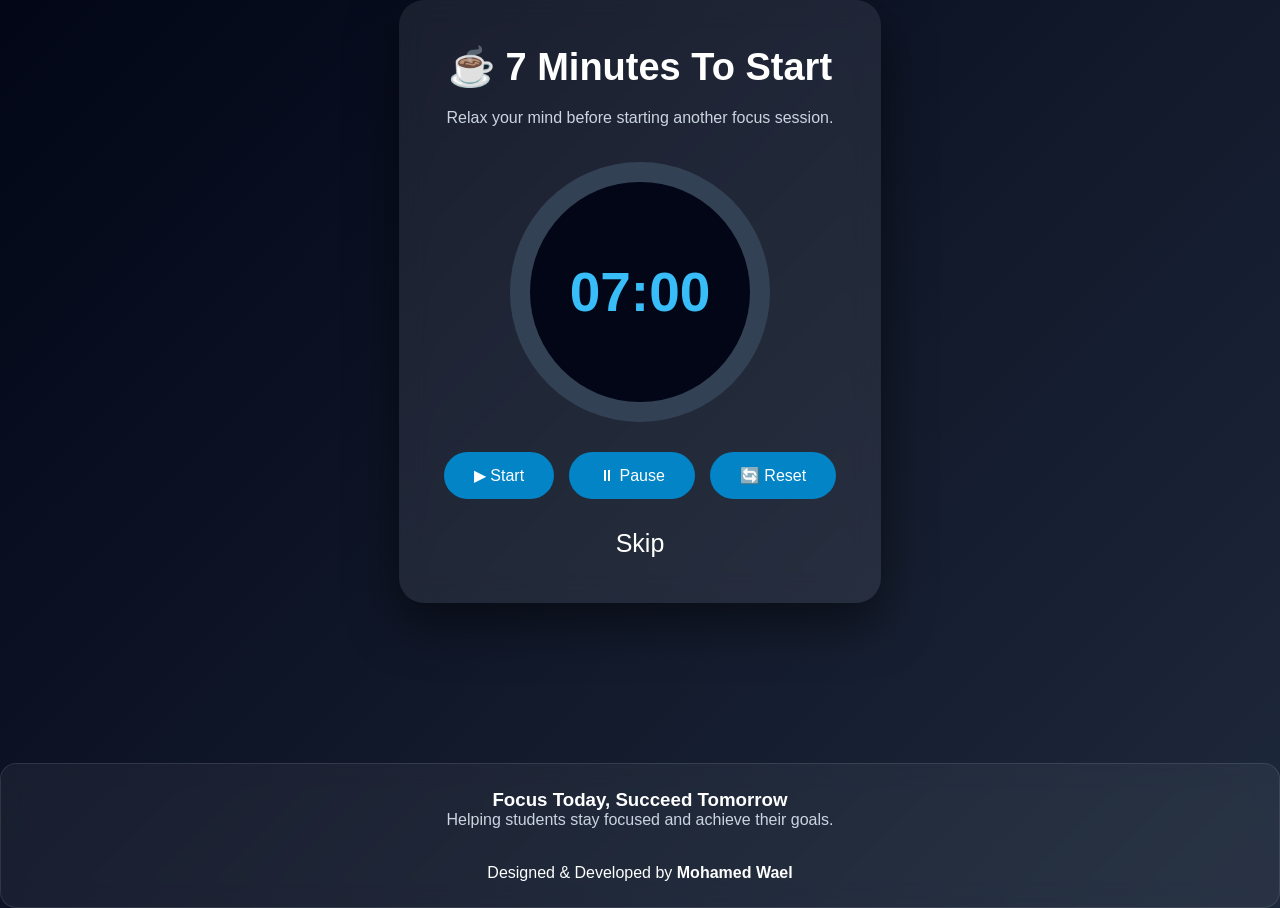
<file: index.html>
<!doctype html>
<html lang="en">
  <head>
    <meta charset="UTF-8" />
    <meta name="viewport" content="width=device-width, initial-scale=1.0" />
    <title>7 Min Before Start</title>
    <style>
      * {
        margin: 0;
        padding: 0;
        box-sizing: border-box;
        font-family: Poppins, sans-serif;
      }

      body {
        min-height: 100vh;
        display: flex;
        flex-direction: column;
        justify-content: center;
        align-items: center;

        background: linear-gradient(135deg, #020617, #1e293b);

        color: white;
      }

      .container {
        text-align: center;
        background: rgba(255, 255, 255, 0.08);
        padding: 45px;
        border-radius: 25px;
        backdrop-filter: blur(15px);
        box-shadow: 0 20px 50px rgba(0, 0, 0, 0.5);
      }

      h1 {
        font-size: 38px;
        margin-bottom: 20px;
      }

      p {
        color: #cbd5e1;
        margin-bottom: 35px;
      }

      .circle {
        width: 260px;
        height: 260px;

        border-radius: 50%;

        background: conic-gradient(
          #38bdf8 0deg,
          #38bdf8 360deg,
          #334155 360deg
        );

        display: flex;
        justify-content: center;
        align-items: center;

        margin: 30px auto;
      }

      .circle-inner {
        width: 220px;
        height: 220px;

        border-radius: 50%;

        background: #020617;

        display: flex;
        justify-content: center;
        align-items: center;

        font-size: 55px;
        font-weight: bold;
        color: #38bdf8;
      }

      .buttons {
        display: flex;
        justify-content: center;
        gap: 15px;
        flex-wrap: wrap;
      }

      button {
        padding: 14px 30px;

        border: none;
        border-radius: 50px;

        background: #0284c7;
        color: white;

        font-size: 16px;

        cursor: pointer;

        transition: 0.3s;
      }

      button:hover {
        background: #0ea5e9;
        transform: translateY(-4px);
      }

      @media (max-width: 600px) {
        .container {
          width: 90%;
          padding: 30px;
        }

        .circle {
          width: 220px;
          height: 220px;
        }

        .circle-inner {
          width: 180px;
          height: 180px;

          font-size: 45px;
        }

        .buttons {
          flex-direction: column;
        }

        button {
          width: 100%;
        }
      }
      #skip{
        color:white;
        font-size:25px;
        text-decoration: none;
      }
      .a{
        margin-top: 30px;
      }
      footer {
        background: rgba(255,255,255,.05);
        backdrop-filter: blur(12px);
        border: 1px solid rgba(255,255,255,.1);
        border-radius: 16px;  color: white;
        width:100%;
        text-align: center;
        padding: 25px;
        margin-top:160px;
    }
    </style>
  </head>

  <body>
    <div class="container">
      <h1>☕ 7 Minutes To Start</h1>

      <p>Relax your mind before starting another focus session.</p>

      <div class="circle" id="circle">
        <div class="circle-inner" id="timer">07:00</div>
      </div>

      <div class="buttons">
        <button onclick="startTimer()">▶ Start</button>

        <button onclick="pauseTimer()">⏸ Pause</button>

        <button onclick="resetTimer()">🔄 Reset</button>
      </div>

      <div class="a"><a href="focus.html" id="skip">Skip</a></div>

    </div>

        <footer>
      <h3>Focus Today, Succeed Tomorrow</h3>
      <p>Helping students stay focused and achieve their goals.</p>
          </div>
        <div class="text-center">
        Designed & Developed by <strong>Mohamed Wael</strong>
    </div>
    </footer>

    <script>
      let time = 7 * 60;
      let timer = null;

      function updateTimer() {
        let minutes = Math.floor(time / 60);
        let seconds = time % 60;

        document.getElementById("timer").textContent =
          `${String(minutes).padStart(2, "0")}:${String(seconds).padStart(2, "0")}`;

        let progress = ((7 * 60 - time) / (7 * 60)) * 360;

        document.getElementById("circle").style.background = `conic-gradient(
        #38bdf8 ${progress}deg,
        #334155 ${progress}deg
    )`;
      }

      function startTimer() {
        if (timer) return;

        timer = setInterval(() => {
          if (time > 0) {
            time--;
            updateTimer();
          } else {
            clearInterval(timer);
            timer = null;

            alert("🎉 Break finished! Back to focus.");

            window.location.href = "focus.html";
          }
        }, 1000);
      }

      function pauseTimer() {
        clearInterval(timer);
        timer = null;
      }

      function resetTimer() {
        clearInterval(timer);
        timer = null;

        time = 7 * 60;

        updateTimer();
      }

      updateTimer();
    </script>
  </body>
</html>
</file>
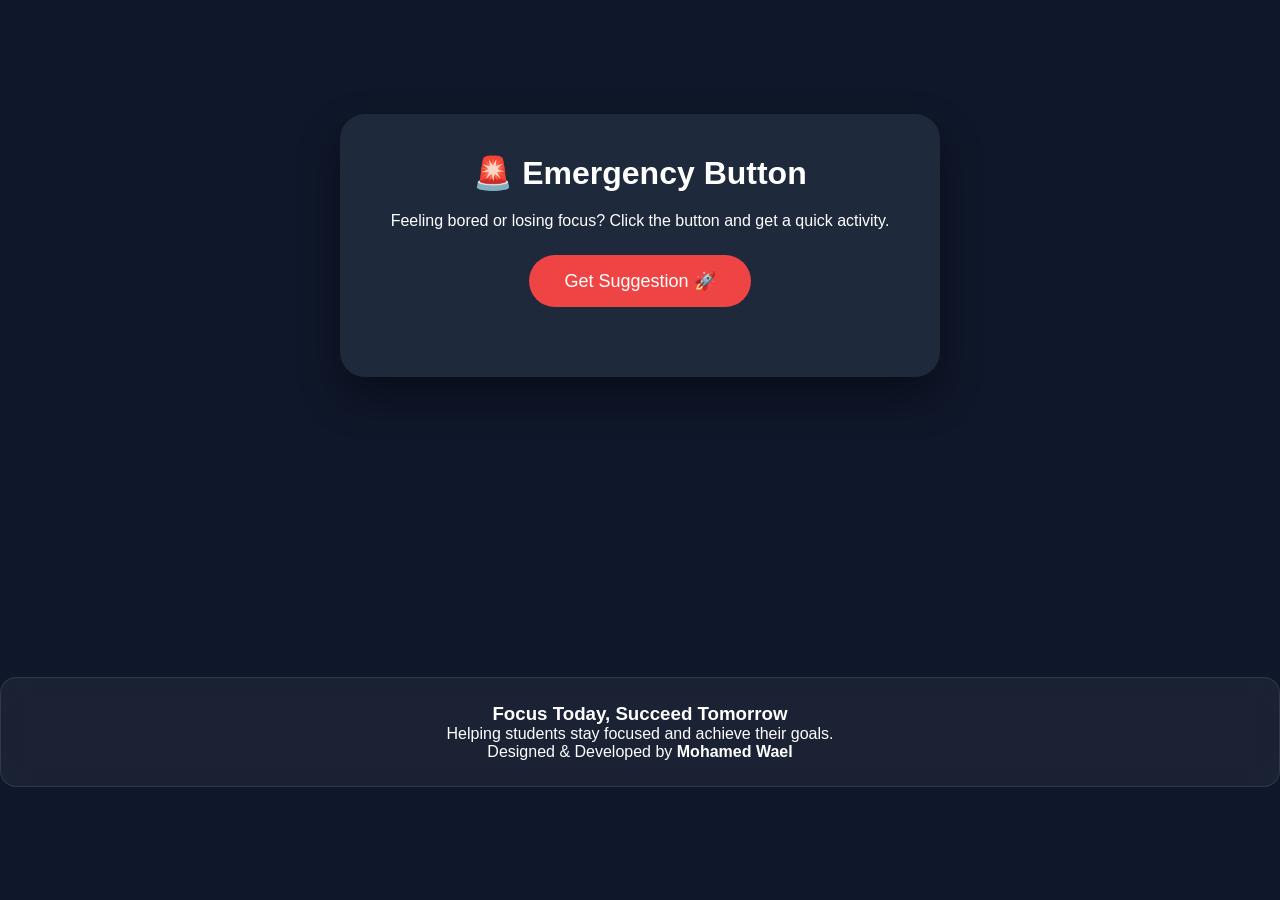
<file: emergency.html>
<!DOCTYPE html>
<html lang="en">

<head>
<meta charset="UTF-8">
<meta name="viewport" content="width=device-width, initial-scale=1.0">

<title>FocusMind Emergency Button</title>

<style>

*{
    margin:0;
    padding:0;
    box-sizing:border-box;
    font-family:Arial, sans-serif;
}


body{

    min-height:100vh;
    display:flex;
    flex-direction: column;
    justify-content:center;
    align-items:center;

    background:#0f172a;

    color:white;

}



.container{

    width:90%;
    max-width:600px;

    text-align:center;

    background:#1e293b;

    padding:40px;

    border-radius:25px;

    box-shadow:0 20px 40px rgba(0,0,0,.4);

}



h1{

    margin-bottom:20px;

}



button{

    margin-top:25px;

    padding:15px 35px;

    border:none;

    border-radius:50px;

    background:#ef4444;

    color:white;

    font-size:18px;

    cursor:pointer;

    transition:.3s;

}



button:hover{

    background:#dc2626;

    transform:translateY(-3px);

}




#emergencySuggestion{

    margin-top:30px;

}



.suggestion{

    background:#334155;

    padding:25px;

    border-radius:20px;

    animation:show .4s ease;

}



.suggestion span{

    font-size:50px;

}



.suggestion h3{

    margin:15px 0;

    color:#38bdf8;

}



.suggestion p{

    color:#cbd5e1;

    line-height:1.6;

}



@keyframes show{

    from{

        opacity:0;

        transform:translateY(20px);

    }

    to{

        opacity:1;

        transform:translateY(0);

    }

}
      footer {
        background: rgba(255,255,255,.05);
        backdrop-filter: blur(12px);
        border: 1px solid rgba(255,255,255,.1);
        border-radius: 16px;  color: white;
        width:100%;
        text-align: center;
        padding: 25px;
        margin-top:300px;
    }


</style>

</head>


<body>


<div class="container">


<h1>🚨 Emergency Button</h1>

<p>
Feeling bored or losing focus?
Click the button and get a quick activity.
</p>


<button onclick="showEmergencySuggestion()">

    Get Suggestion 🚀

</button>



<div id="emergencySuggestion"></div>


</div>

        <footer>
      <h3>Focus Today, Succeed Tomorrow</h3>
      <p>Helping students stay focused and achieve their goals.</p>
          </div>
        <div class="text-center">
        Designed & Developed by <strong>Mohamed Wael</strong>
    </div>
    </footer>


<script>


const emergencySuggestions = [


{

icon:"🚶",

title:"Take a Short Walk",

text:"Walk for two minutes to refresh your body and improve your focus."

},



{

icon:"💧",

title:"Drink Water",

text:"Drink some water to stay active and improve your concentration."

},



{

icon:"🧘",

title:"Stretch Your Body",

text:"Do simple stretching exercises to relax your muscles."

},



{

icon:"🌬️",

title:"Deep Breathing",

text:"Take slow deep breaths for one minute and calm your mind."

},



{

icon:"🎧",

title:"Listen to Calm Music",

text:"Listen to relaxing music for a few minutes before returning to study."

},



{

icon:"📝",

title:"Plan Your Tasks",

text:"Write your next study goals and organize your upcoming tasks."

},



{

icon:"🌳",

title:"Get Fresh Air",

text:"Open a window or go outside for fresh air and new energy."

},



{

icon:"😊",

title:"Positive Thinking",

text:"Relax, motivate yourself, and return to studying with confidence."

}


];





function showEmergencySuggestion(){


let randomIndex = Math.floor(

Math.random() * emergencySuggestions.length

);



let suggestion = emergencySuggestions[randomIndex];



document.getElementById("emergencySuggestion").innerHTML = `


<div class="suggestion">


<span>${suggestion.icon}</span>


<h3>${suggestion.title}</h3>


<p>${suggestion.text}</p>


</div>


`;



}


</script>


</body>

</html>
</file>
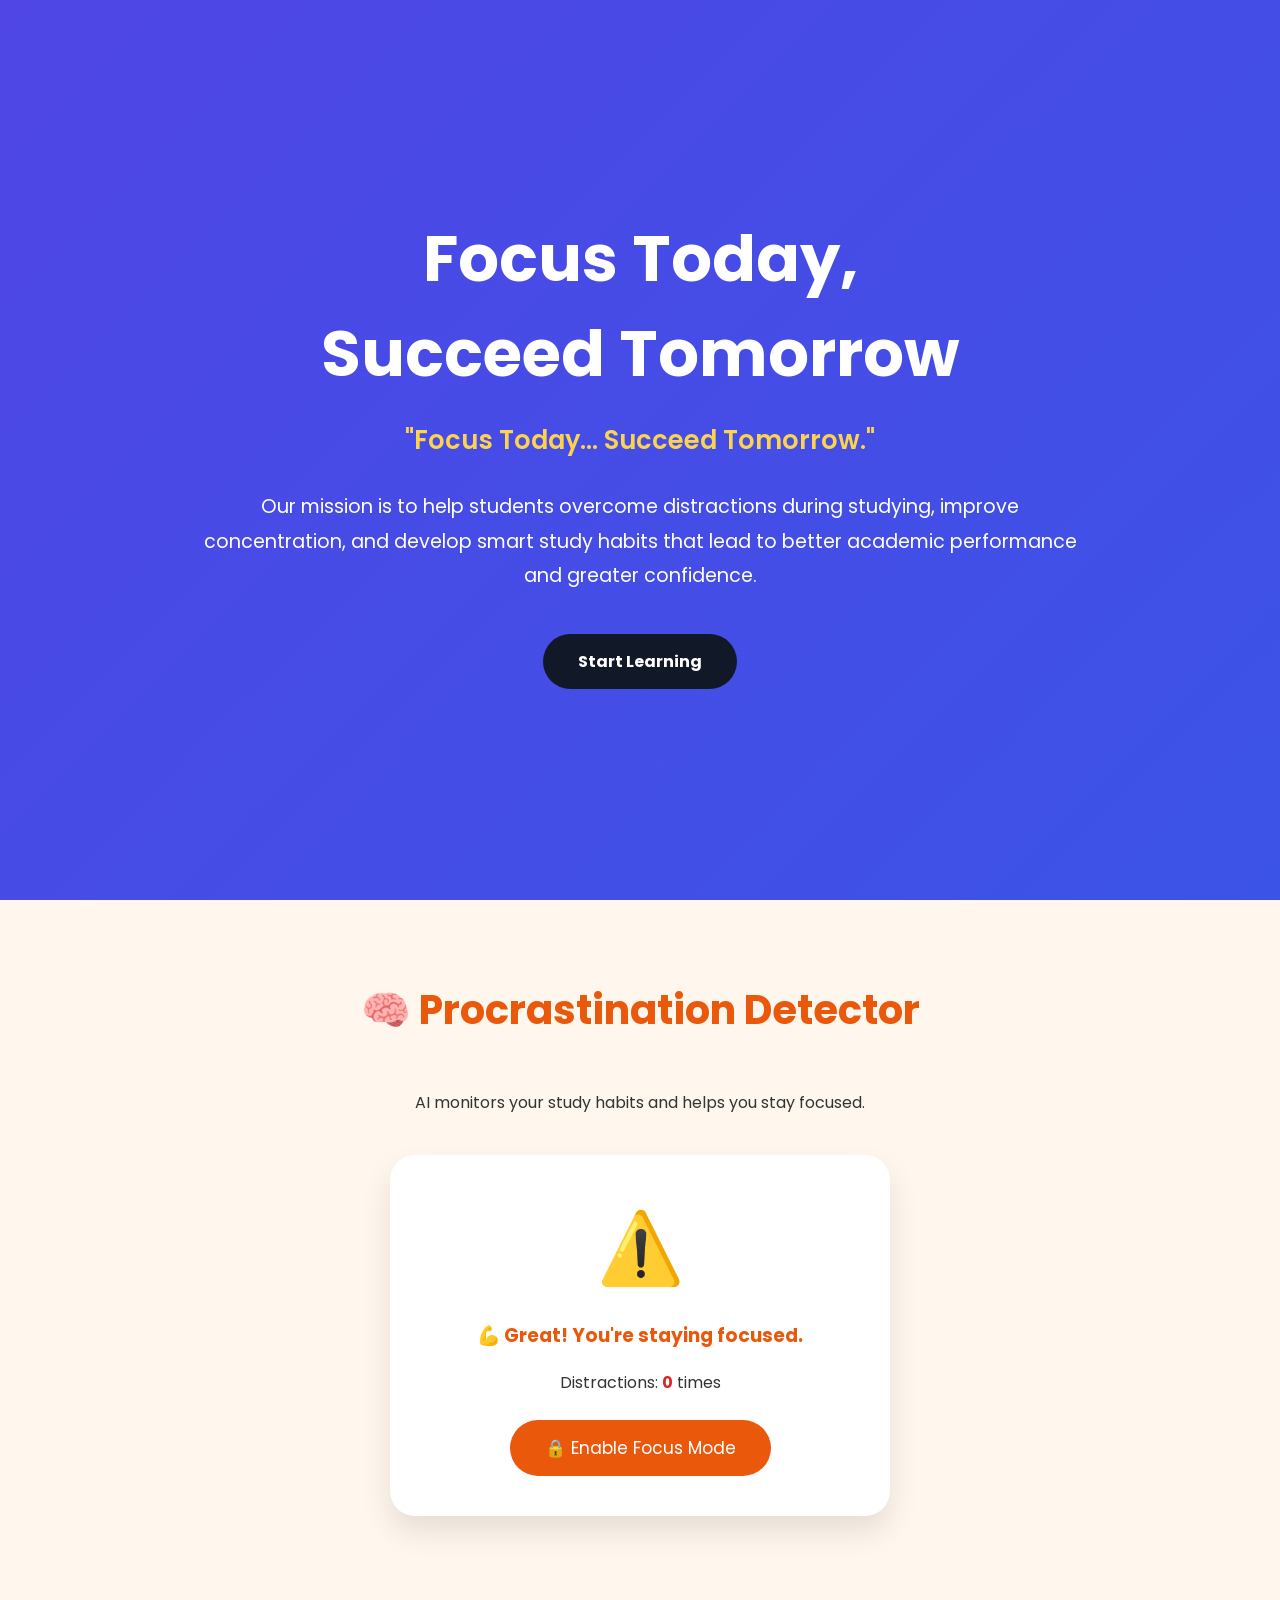
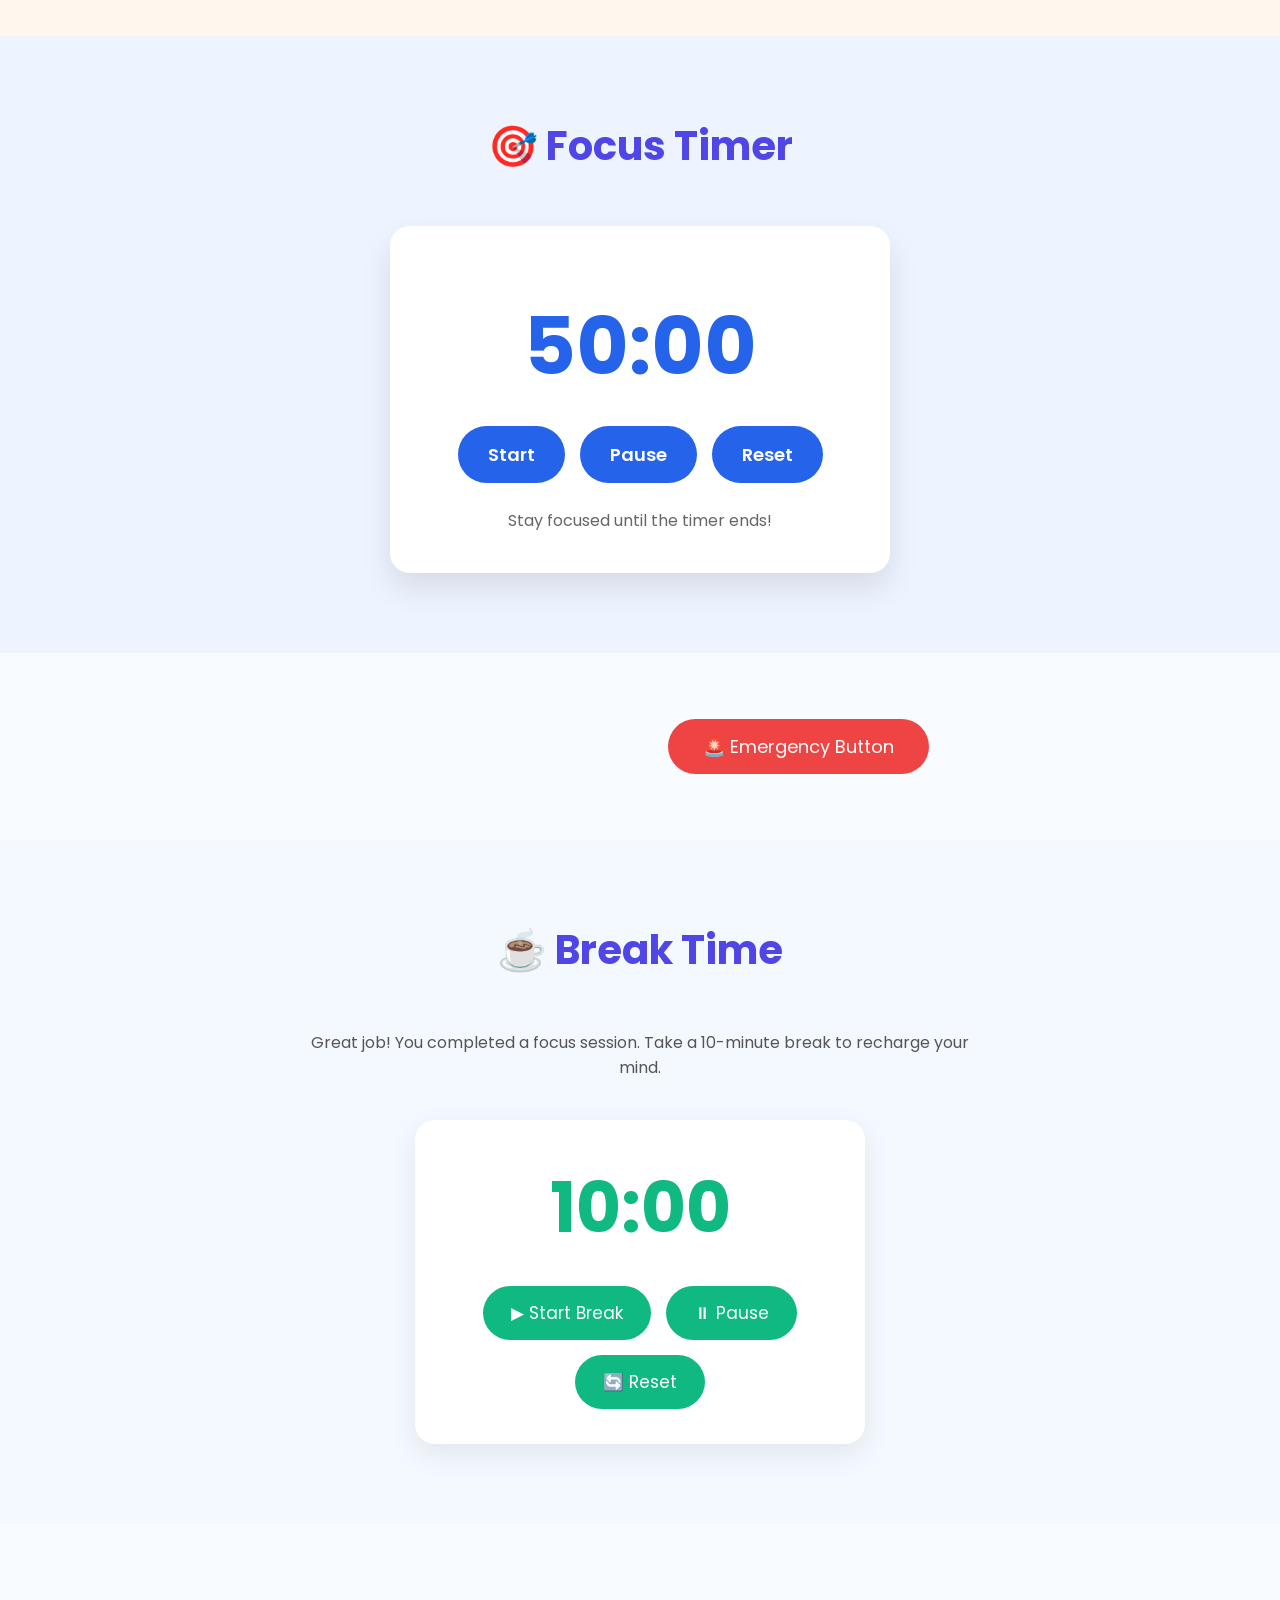
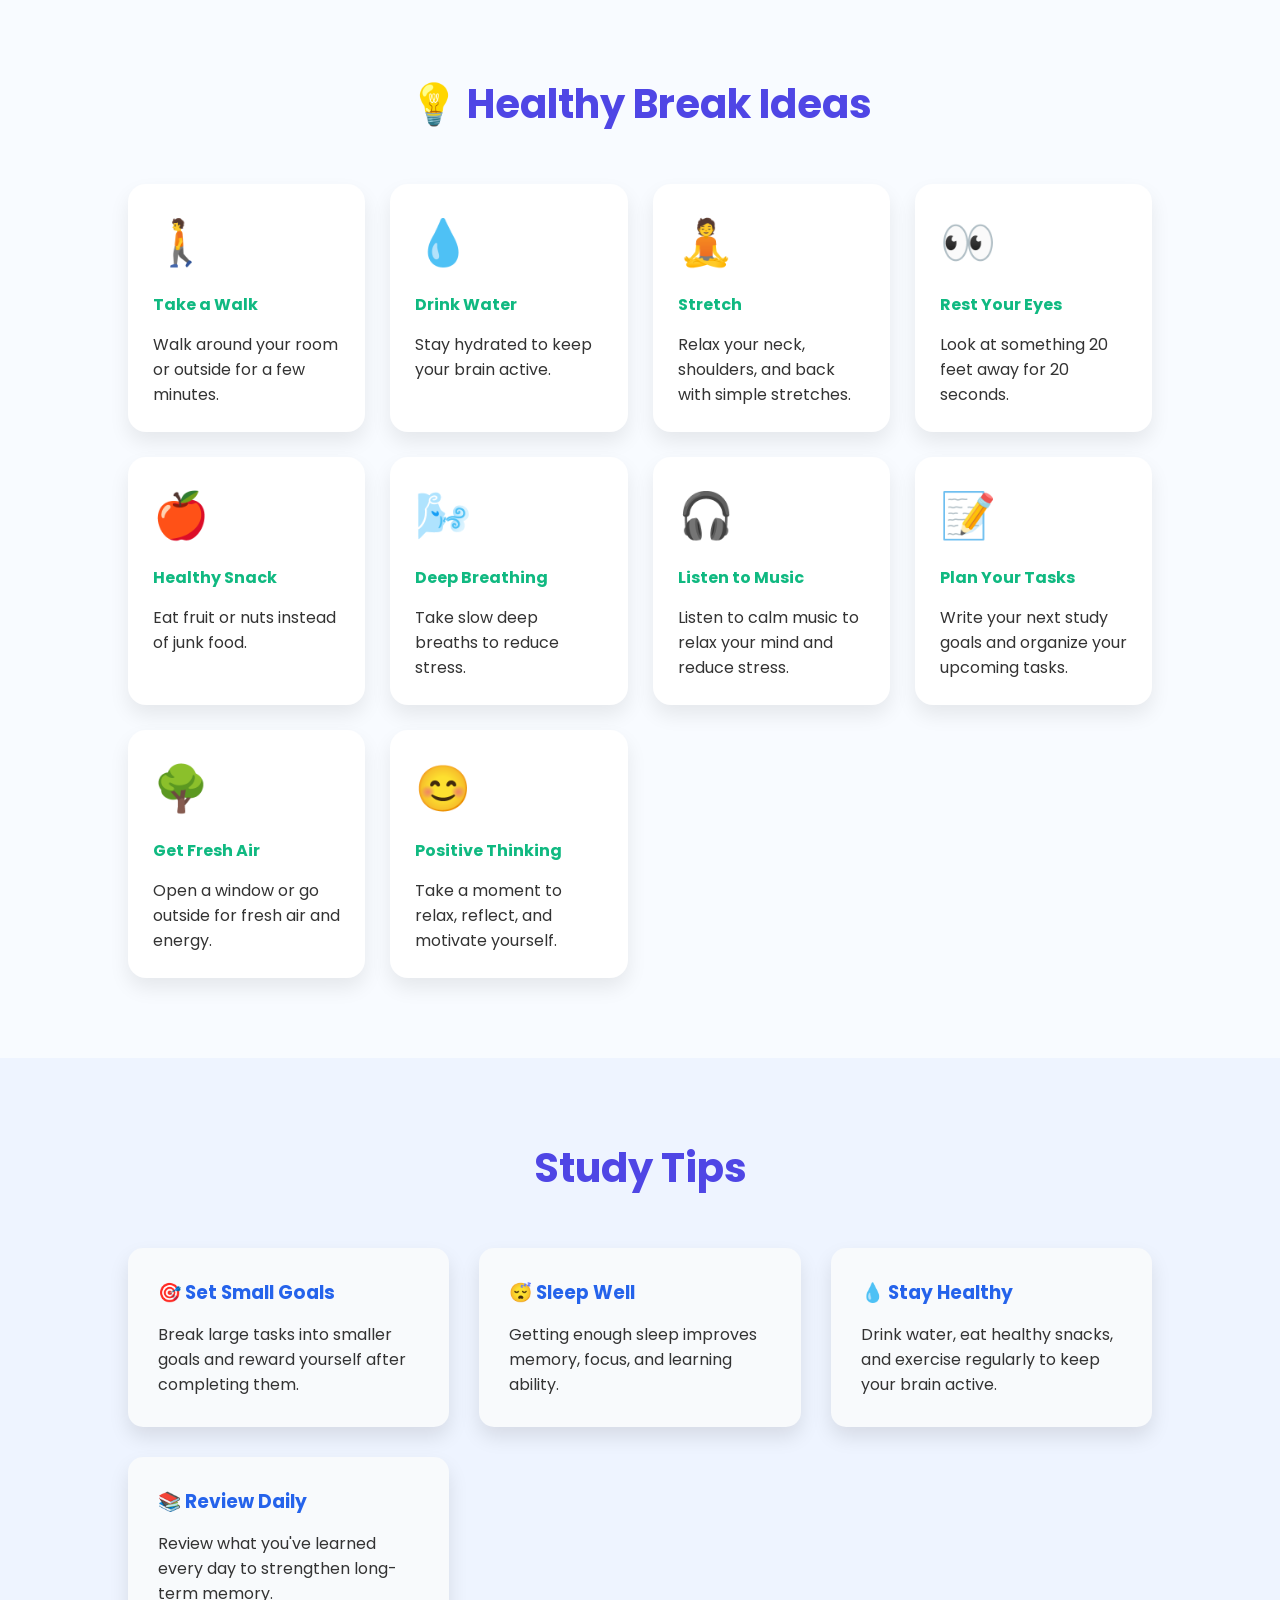
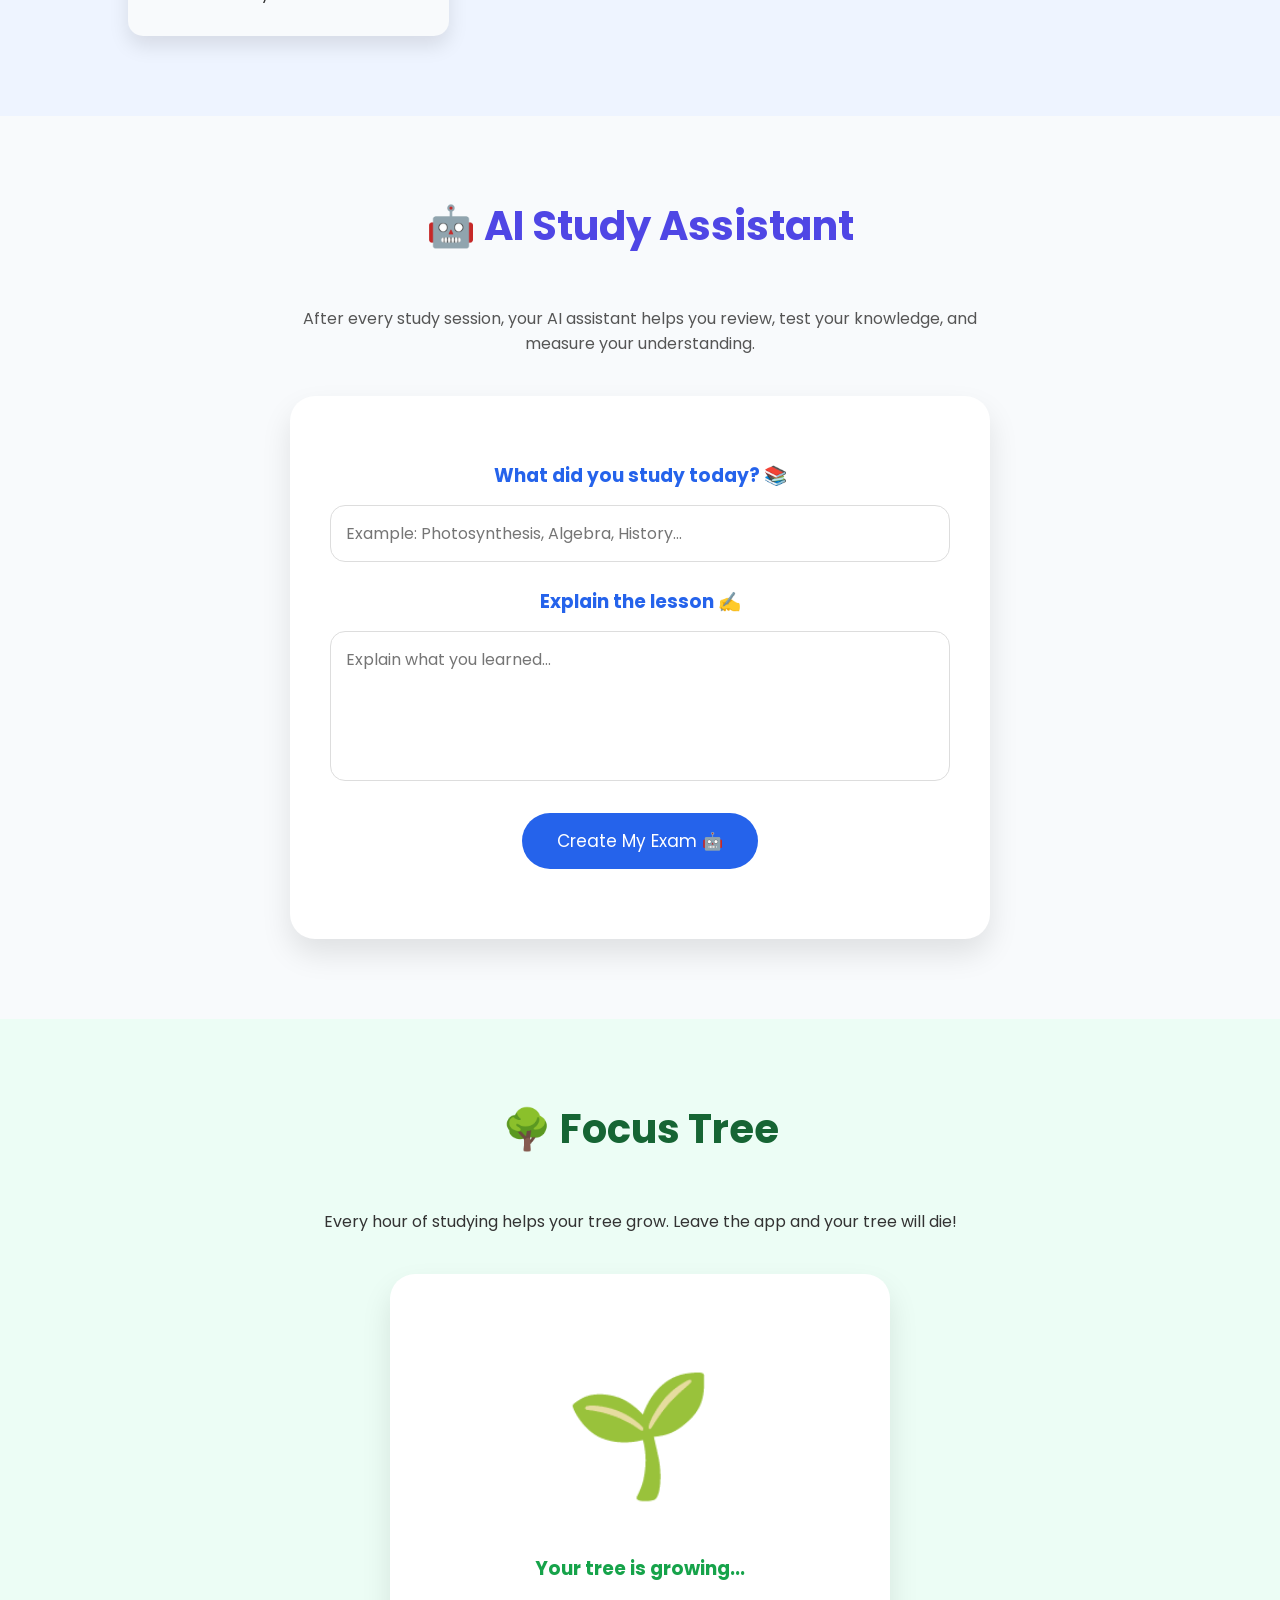
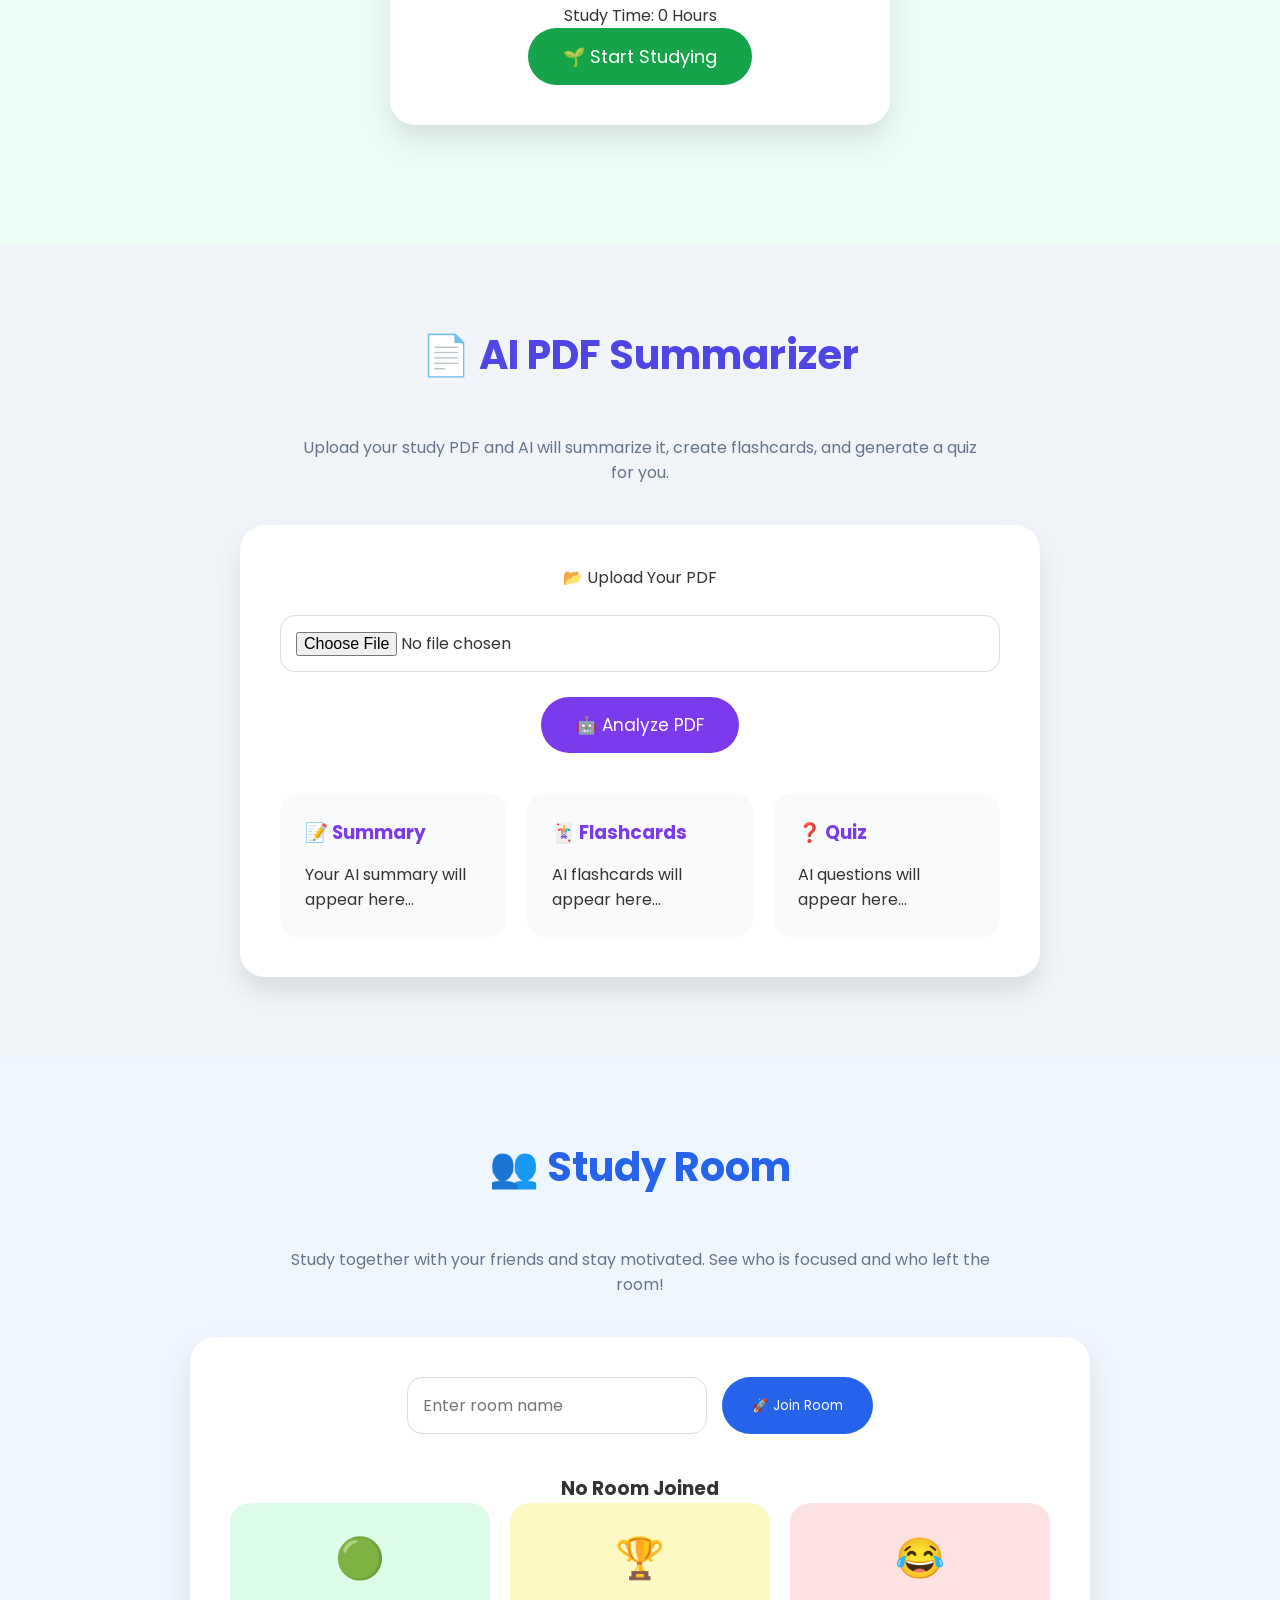
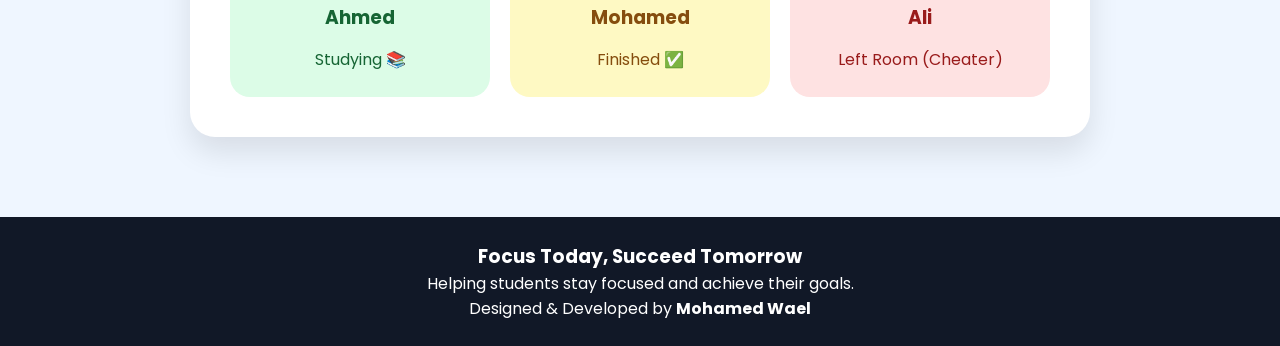
<file: focus.html>
<!doctype html>
<html lang="en">
  <head>
    <meta charset="UTF-8" />
    <meta name="viewport" content="width=device-width, initial-scale=1.0" />
    <title>Focus Timer</title>
    <link rel="stylesheet" href="style.css" />
    <link rel="preconnect" href="https://fonts.googleapis.com" />
    <link
      href="https://fonts.googleapis.com/css2?family=Poppins:wght@300;400;600;700&display=swap"
      rel="stylesheet"/>
  </head>
  <body>
    <header>
      <div class="hero">
        <h1>Focus Today,<br />Succeed Tomorrow</h1>

        <p class="slogan">"Focus Today... Succeed Tomorrow."</p>

        <p class="target">
          Our mission is to help students overcome distractions during studying,
          improve concentration, and develop smart study habits that lead to
          better academic performance and greater confidence.
        </p>

        <a href="#procrastination" class="btn">Start Learning</a>
      </div>
    </header>

    <section id="procrastination">
      <h2>🧠 Procrastination Detector</h2>

      <p>AI monitors your study habits and helps you stay focused.</p>

      <div class="procrastination-box">
        <div class="warning-icon">⚠️</div>

        <h3 id="message">You are focused! Keep going 💪</h3>

        <p>
          Distractions:
          <span id="exitCount">0</span>
          times
        </p>

        <button onclick="enableFocusMode()">🔒 Enable Focus Mode</button>
      </div>
    </section>

    <section id="timer">
      <h2>🎯 Focus Timer</h2>

      <div class="timer-box">
        <h1 id="time">45:00</h1>

        <div class="buttons">
          <button onclick="startTimer()">Start</button>
          <button onclick="pauseTimer()">Pause</button>
          <button onclick="resetTimer()">Reset</button>
        </div>

        <p>Stay focused until the timer ends!</p>
      </div>
    </section>
    <section><a id="emergency" href="emergency.html">

   🚨 Emergency Button

</a></section>
    <section id="break">
      <h2>☕ Break Time</h2>

      <p class="break-text">
        Great job! You completed a focus session. Take a 10-minute break to
        recharge your mind.
      </p>

      <div class="break-box">
        <h1 id="breakTime">10:00</h1>

        <div class="break-buttons">
          <button onclick="startBreak()">▶ Start Break</button>
          <button onclick="pauseBreak()">⏸ Pause</button>
          <button onclick="resetBreak()">🔄 Reset</button>
        </div>
      </div>
    </section>

    <section>
      <h3 class="suggestion-title">💡 Healthy Break Ideas</h3>

      <div class="suggestions">
        <div class="suggestion">
          <span>🚶</span>
          <h4>Take a Walk</h4>
          <p>Walk around your room or outside for a few minutes.</p>
        </div>

        <div class="suggestion">
          <span>💧</span>
          <h4>Drink Water</h4>
          <p>Stay hydrated to keep your brain active.</p>
        </div>

        <div class="suggestion">
          <span>🧘</span>
          <h4>Stretch</h4>
          <p>Relax your neck, shoulders, and back with simple stretches.</p>
        </div>

        <div class="suggestion">
          <span>👀</span>
          <h4>Rest Your Eyes</h4>
          <p>Look at something 20 feet away for 20 seconds.</p>
        </div>

        <div class="suggestion">
          <span>🍎</span>
          <h4>Healthy Snack</h4>
          <p>Eat fruit or nuts instead of junk food.</p>
        </div>

        <div class="suggestion">
          <span>🌬️</span>
          <h4>Deep Breathing</h4>
          <p>Take slow deep breaths to reduce stress.</p>
        </div>

        <div class="suggestion">
          <span>🎧</span>
          <h4>Listen to Music</h4>
          <p>Listen to calm music to relax your mind and reduce stress.</p>
        </div>

        <div class="suggestion">
          <span>📝</span>
          <h4>Plan Your Tasks</h4>
          <p>Write your next study goals and organize your upcoming tasks.</p>
        </div>

        <div class="suggestion">
          <span>🌳</span>
          <h4>Get Fresh Air</h4>
          <p>Open a window or go outside for fresh air and energy.</p>
        </div>

        <div class="suggestion">
          <span>😊</span>
          <h4>Positive Thinking</h4>
          <p>Take a moment to relax, reflect, and motivate yourself.</p>
        </div>
      </div>
    </section>

    <section id="tips">
      <h2>Study Tips</h2>

      <div class="cards">
        <div class="card">
          <h3>🎯 Set Small Goals</h3>
          <p>
            Break large tasks into smaller goals and reward yourself after
            completing them.
          </p>
        </div>

        <div class="card">
          <h3>😴 Sleep Well</h3>
          <p>
            Getting enough sleep improves memory, focus, and learning ability.
          </p>
        </div>

        <div class="card">
          <h3>💧 Stay Healthy</h3>
          <p>
            Drink water, eat healthy snacks, and exercise regularly to keep your
            brain active.
          </p>
        </div>

        <div class="card">
          <h3>📚 Review Daily</h3>
          <p>
            Review what you've learned every day to strengthen long-term memory.
          </p>
        </div>
      </div>
    </section>
    <section id="ai-assistant">
      <h2>🤖 AI Study Assistant</h2>

      <p class="ai-description">
        After every study session, your AI assistant helps you review, test your
        knowledge, and measure your understanding.
      </p>

      <div class="ai-box">
        <h3>What did you study today? 📚</h3>

        <input
          type="text"
          id="lesson"
          placeholder="Example: Photosynthesis, Algebra, History..."
        />

        <h3>Explain the lesson ✍️</h3>

        <textarea
          id="explanation"
          placeholder="Explain what you learned..."
        ></textarea>

        <button onclick="generateQuiz()">Create My Exam 🤖</button>

        <div id="quiz"></div>

        <div id="result"></div>
      </div>
    </section>
    <section id="focus-tree">
      <h2>🌳 Focus Tree</h2>

      <p>
        Every hour of studying helps your tree grow. Leave the app and your tree
        will die!
      </p>

      <div class="tree-box">
        <div id="tree">🌱</div>

        <h3 id="status">Your tree is growing...</h3>

        <p>
          Study Time:
          <span id="hours">0</span> Hours
        </p>

        <button onclick="startGrowing()">🌱 Start Studying</button>
      </div>
    </section>
    <section id="ai-summary">
      <h2>📄 AI PDF Summarizer</h2>

      <p class="summary-desc">
        Upload your study PDF and AI will summarize it, create flashcards, and
        generate a quiz for you.
      </p>

      <div class="upload-box">
        <label for="pdfFile"> 📂 Upload Your PDF </label>

        <input type="file" id="pdfFile" accept=".pdf" />

        <button onclick="analyzePDF()">🤖 Analyze PDF</button>

        <div class="results">
          <div class="result-card">
            <h3>📝 Summary</h3>

            <p id="summary">Your AI summary will appear here...</p>
          </div>

          <div class="result-card">
            <h3>🃏 Flashcards</h3>

            <p id="flashcards">AI flashcards will appear here...</p>
          </div>

          <div class="result-card">
            <h3>❓ Quiz</h3>

            <p id="quizAI">AI questions will appear here...</p>
          </div>
        </div>
      </div>
    </section>
    <section id="study-room">
      <h2>👥 Study Room</h2>

      <p class="room-desc">
        Study together with your friends and stay motivated. See who is focused
        and who left the room!
      </p>

      <div class="room-box">
        <div class="create-room">
          <input id="roomName" placeholder="Enter room name" />

          <button onclick="joinRoom()">🚀 Join Room</button>
        </div>

        <h3 id="roomTitle">No Room Joined</h3>

        <div class="friends">
          <div class="friend studying">
            <span>🟢</span>

            <h3>Ahmed</h3>

            <p>Studying 📚</p>
          </div>

          <div class="friend finished">
            <span>🏆</span>

            <h3>Mohamed</h3>

            <p>Finished ✅</p>
          </div>

          <div class="friend left">
            <span>😂</span>

            <h3>Ali</h3>

            <p>Left Room (Cheater)</p>
          </div>
        </div>
      </div>
    </section>

    <footer>
      <h3>Focus Today, Succeed Tomorrow</h3>
      <p>Helping students stay focused and achieve their goals.</p>
          </div>
        <div class="text-center">
        Designed & Developed by <strong>Mohamed Wael</strong>
    </div>
    </footer>
    <script src="script.js" defer></script>
  </body>
</html>
</file>
<file: style.css>
* {
  margin: 0;
  padding: 0;
  box-sizing: border-box;
  font-family: "Poppins", sans-serif;
}

body {
  background: linear-gradient(135deg, #4f46e5, #2563eb, #06b6d4);
  color: #fff;
  overflow-x: hidden;
}

header {
  min-height: 100vh;
  display: flex;
  justify-content: center;
  align-items: center;
  text-align: center;
  padding: 40px;
}

.hero {
  max-width: 900px;
}

h1 {
  font-size: 4rem;
  margin-bottom: 20px;
}

.slogan {
  font-size: 1.6rem;
  font-weight: 600;
  color: #fcd34d;
  margin-bottom: 30px;
}

.target {
  font-size: 1.2rem;
  line-height: 1.8;
  margin-bottom: 40px;
}

.btn {
  display: inline-block;
  text-decoration: none;
  color: white;
  background: #111827;
  padding: 15px 35px;
  border-radius: 50px;
  transition: 0.3s;
  font-weight: bold;
}

.btn:hover {
  background: white;
  color: #111827;
  transform: translateY(-5px);
}

section {
  background: #f8fbff;
  color: #333;
  padding: 80px 10%;
}

#tips {
  background: #eef4ff;
}

h2 {
  text-align: center;
  font-size: 2.5rem;
  margin-bottom: 50px;
  color: #4f46e5;
}

.cards {
  display: grid;
  grid-template-columns: repeat(auto-fit, minmax(250px, 1fr));
  gap: 30px;
}

.card {
  background: #f8fafc;
  padding: 30px;
  border-radius: 15px;
  box-shadow: 0 10px 20px rgba(0, 0, 0, 0.1);
  transition: 0.3s;
}

.card:hover {
  transform: translateY(-10px);
}

.card h3 {
  margin-bottom: 15px;
  color: #2563eb;
}

footer {
  background: #111827;
  color: white;
  text-align: center;
  padding: 25px;
}

@media (max-width: 768px) {
  h1 {
    font-size: 2.7rem;
  }

  .slogan {
    font-size: 1.3rem;
  }

  .target {
    font-size: 1rem;
  }
}

#timer {
  padding: 80px 10%;
  background: #eef4ff;
  text-align: center;
}

.timer-box {
  max-width: 500px;
  margin: auto;
  background: white;
  padding: 40px;
  border-radius: 20px;
  box-shadow: 0 15px 30px rgba(0, 0, 0, 0.1);
}

#time {
  font-size: 5rem;
  color: #2563eb;
  margin: 20px 0;
}

.buttons {
  display: flex;
  justify-content: center;
  gap: 15px;
  flex-wrap: wrap;
}

.buttons button {
  padding: 15px 30px;
  border: none;
  border-radius: 50px;
  cursor: pointer;
  font-size: 18px;
  font-weight: 600;
  background: #2563eb;
  color: white;
  transition: 0.3s;
}

.buttons button:hover {
  background: #1d4ed8;
  transform: translateY(-3px);
}

.timer-box p {
  margin-top: 25px;
  color: #666;
}

@media (max-width: 768px) {
  #time {
    font-size: 3.5rem;
  }
}

#focus-mode {
  padding: 80px 10%;
  text-align: center;
  background: #f8fbff;
}

.focus-text {
  max-width: 700px;
  margin: 20px auto 50px;
  color: #555;
  font-size: 18px;
}

.focus-cards {
  display: grid;
  grid-template-columns: repeat(auto-fit, minmax(230px, 1fr));
  gap: 25px;
}

.focus-card {
  background: #fff;
  padding: 30px;
  border-radius: 18px;
  box-shadow: 0 10px 25px rgba(0, 0, 0, 0.08);
  transition: 0.3s;
}

.focus-card:hover {
  transform: translateY(-8px);
}

.icon {
  font-size: 50px;
  margin-bottom: 15px;
}

.focus-card h3 {
  color: #2563eb;
  margin-bottom: 10px;
}

#focusBtn {
  margin-top: 50px;
  padding: 15px 40px;
  border: none;
  border-radius: 50px;
  background: #2563eb;
  color: white;
  font-size: 18px;
  cursor: pointer;
  transition: 0.3s;
}

#focusBtn:hover {
  background: #1d4ed8;
}

#break {
  padding: 80px 10%;
  text-align: center;
  background: #f4f9ff;
}

.break-text {
  max-width: 700px;
  margin: 20px auto 40px;
  color: #555;
}

.break-box {
  max-width: 450px;
  margin: auto;
  background: white;
  padding: 35px;
  border-radius: 20px;
  box-shadow: 0 10px 30px rgba(0, 0, 0, 0.08);
}

#breakTime {
  font-size: 70px;
  color: #10b981;
  margin-bottom: 25px;
}

.break-buttons {
  display: flex;
  justify-content: center;
  gap: 15px;
  flex-wrap: wrap;
}

.break-buttons button {
  padding: 14px 28px;
  border: none;
  border-radius: 50px;
  cursor: pointer;
  background: #10b981;
  color: white;
  font-size: 17px;
  transition: 0.3s;
}

.break-buttons button:hover {
  background: #059669;
}

.suggestion-title {
  margin: 70px 0 35px;
  text-align: center;
  font-size: 2.5rem;
  margin-bottom: 50px;
  color: #4f46e5;
}

.suggestions {
  display: grid;
  grid-template-columns: repeat(auto-fit, minmax(220px, 1fr));
  gap: 25px;
}

.suggestion {
  background: white;
  padding: 25px;
  border-radius: 18px;
  box-shadow: 0 10px 20px rgba(0, 0, 0, 0.08);
  transition: 0.3s;
}

.suggestion:hover {
  transform: translateY(-8px);
}

.suggestion span {
  font-size: 45px;
}

.suggestion h4 {
  margin: 15px 0;
  color: #10b981;
}

#ai-assistant {
  padding: 80px 10%;
  background: #f8fafc;
  text-align: center;
}

.ai-description {
  max-width: 700px;
  margin: 20px auto 40px;
  color: #555;
}

.ai-box {
  max-width: 700px;
  margin: auto;

  background: white;

  padding: 40px;

  border-radius: 25px;

  box-shadow: 0 15px 30px rgba(0, 0, 0, 0.1);
}

.ai-box h3 {
  margin: 25px 0 15px;
  color: #2563eb;
}

input,
textarea {
  width: 100%;

  padding: 15px;

  border-radius: 15px;

  border: 1px solid #ddd;

  font-size: 16px;
}

textarea {
  height: 150px;

  resize: none;
}

.ai-box button {
  margin-top: 25px;

  padding: 15px 35px;

  border: none;

  border-radius: 50px;

  background: #2563eb;

  color: white;

  cursor: pointer;

  font-size: 17px;
}

.ai-box button:hover {
  background: #1d4ed8;
}

.quiz-question {
  background: #eff6ff;

  margin-top: 20px;

  padding: 20px;

  border-radius: 15px;

  text-align: left;
}

.quiz-question input {
  width: auto;
}

#result {
  margin-top: 30px;

  font-size: 22px;

  font-weight: bold;

  color: #10b981;
}

#focus-tree {
  padding: 80px 10%;
  text-align: center;
  background: #ecfdf5;
}

#focus-tree h2 {
  color: #166534;
  font-size: 40px;
}

.tree-box {
  max-width: 500px;
  margin: 40px auto;

  background: white;

  padding: 40px;

  border-radius: 25px;

  box-shadow: 0 15px 30px rgba(0, 0, 0, 0.1);
}

#tree {
  font-size: 120px;

  margin: 30px;

  transition: 0.5s;
}

#status {
  color: #16a34a;

  margin-bottom: 20px;
}

.tree-box button {
  padding: 15px 35px;

  border: none;

  border-radius: 50px;

  background: #16a34a;

  color: white;

  font-size: 18px;

  cursor: pointer;
}

.tree-box button:hover {
  background: #15803d;
}

@media (max-width: 600px) {
  #tree {
    font-size: 90px;
  }
}

#ai-summary {
  padding: 80px 10%;
  text-align: center;
  background: #f1f5f9;
}

.summary-desc {
  max-width: 700px;
  margin: 20px auto 40px;
  color: #64748b;
}

.upload-box {
  max-width: 800px;
  margin: auto;

  background: white;

  padding: 40px;

  border-radius: 25px;

  box-shadow: 0 15px 30px rgba(0, 0, 0, 0.1);
}

input[type="file"] {
  display: block;

  margin: 25px auto;
}

.upload-box button {
  padding: 15px 35px;

  border: none;

  border-radius: 50px;

  background: #7c3aed;

  color: white;

  font-size: 17px;

  cursor: pointer;
}

.upload-box button:hover {
  background: #6d28d9;
}

.results {
  margin-top: 40px;

  display: grid;

  grid-template-columns: repeat(auto-fit, minmax(220px, 1fr));

  gap: 20px;
}

.result-card {
  background: #f8fafc;

  padding: 25px;

  border-radius: 20px;

  text-align: left;
}

.result-card h3 {
  color: #7c3aed;

  margin-bottom: 15px;
}

#study-room {
  padding: 80px 10%;
  text-align: center;
  background: #eff6ff;
}

#study-room h2 {
  color: #2563eb;
  font-size: 40px;
}

.room-desc {
  color: #64748b;

  max-width: 700px;

  margin: 20px auto 40px;
}

.room-box {
  max-width: 900px;

  margin: auto;

  background: white;

  padding: 40px;

  border-radius: 25px;

  box-shadow: 0 15px 30px rgba(0, 0, 0, 0.1);
}

.create-room {
  display: flex;

  gap: 15px;

  justify-content: center;

  margin-bottom: 40px;
}

.create-room input {
  padding: 15px;

  border-radius: 15px;

  border: 1px solid #ddd;

  width: 300px;
}

.create-room button {
  padding: 15px 30px;

  border: none;

  border-radius: 50px;

  background: #2563eb;

  color: white;

  cursor: pointer;
}

.friends {
  display: grid;

  grid-template-columns: repeat(auto-fit, minmax(220px, 1fr));

  gap: 20px;
}

.friend {
  padding: 25px;

  border-radius: 20px;
}

.friend span {
  font-size: 40px;
}

.friend h3 {
  margin: 15px;
}

.studying {
  background: #dcfce7;

  color: #166534;
}

.finished {
  background: #fef9c3;

  color: #854d0e;
}

.left {
  background: #fee2e2;

  color: #991b1b;
}

@media (max-width: 600px) {
  .create-room {
    flex-direction: column;
  }

  .create-room input {
    width: 100%;
  }

  .create-room button {
    width: 100%;
  }
}

#procrastination {
  padding: 80px 10%;
  text-align: center;
  background: #fff7ed;
}

#procrastination h2 {
  color: #ea580c;
  font-size: 40px;
}

.procrastination-box {
  max-width: 500px;

  margin: 40px auto;

  background: white;

  padding: 40px;

  border-radius: 25px;

  box-shadow: 0 15px 30px rgba(0, 0, 0, 0.1);
}

.warning-icon {
  font-size: 70px;
}

#message {
  margin: 20px 0;

  color: #ea580c;
}

#exitCount {
  font-weight: bold;

  color: #dc2626;
}

.procrastination-box button {
  margin-top: 25px;

  padding: 15px 35px;

  border: none;

  border-radius: 50px;

  background: #ea580c;

  color: white;

  font-size: 17px;

  cursor: pointer;
}

.procrastination-box button:hover {
  background: #c2410c;
}

#emergency {
  margin-top: 25px;
  margin-left: 540px;
  text-decoration: none;
  padding: 15px 35px;

  border: none;

  border-radius: 50px;

  background: #ef4444;

  color: white;

  font-size: 18px;

  cursor: pointer;

  transition: 0.3s;
}

@media (max-width: 992px) {
  header {
    padding: 30px 5%;
  }

  h1 {
    font-size: 3rem;
  }

  .slogan {
    font-size: 1.4rem;
  }

  .target {
    font-size: 1.1rem;
  }

  section {
    padding: 60px 5%;
  }

  h2 {
    font-size: 2.2rem;
  }

  .cards,
  .focus-cards,
  .suggestions,
  .results,
  .friends {
    grid-template-columns: repeat(2, 1fr);
  }

  .timer-box,
  .break-box,
  .ai-box,
  .tree-box,
  .room-box,
  .procrastination-box,
  .upload-box {
    width: 90%;
  }

  #time {
    font-size: 4rem;
  }

  #breakTime {
    font-size: 60px;
  }
}

@media (max-width: 600px) {
  header {
    min-height: 90vh;

    padding: 20px;
  }

  h1 {
    font-size: 2.2rem;
  }

  .slogan {
    font-size: 1.1rem;
  }

  .target {
    font-size: 0.95rem;

    line-height: 1.6;
  }

  .btn {
    padding: 12px 25px;
  }

  section {
    padding: 50px 5%;
  }

  h2 {
    font-size: 1.8rem;

    margin-bottom: 30px;
  }

  .cards,
  .focus-cards,
  .suggestions,
  .results,
  .friends {
    grid-template-columns: 1fr;
  }

  .card,
  .focus-card,
  .suggestion,
  .result-card,
  .friend {
    padding: 20px;
  }

  #time {
    font-size: 3rem;
  }

  #breakTime {
    font-size: 45px;
  }

  .buttons,
  .break-buttons {
    flex-direction: column;
  }

  .buttons button,
  .break-buttons button {
    width: 100%;
  }

  .ai-box {
    padding: 25px;
  }

  input,
  textarea {
    font-size: 14px;
  }

  #tree {
    font-size: 80px;
  }

  .create-room {
    flex-direction: column;
  }

  .create-room input {
    width: 100%;
  }

  .create-room button {
    width: 100%;
  }

  #emergency {
    width: 100%;

    margin-left: 0;
  }
}

@media (max-width: 380px) {
  h1 {
    font-size: 1.8rem;
  }

  h2 {
    font-size: 1.6rem;
  }

  #time {
    font-size: 2.5rem;
  }

  #breakTime {
    font-size: 35px;
  }

  .icon {
    font-size: 35px;
  }
}
</file>
